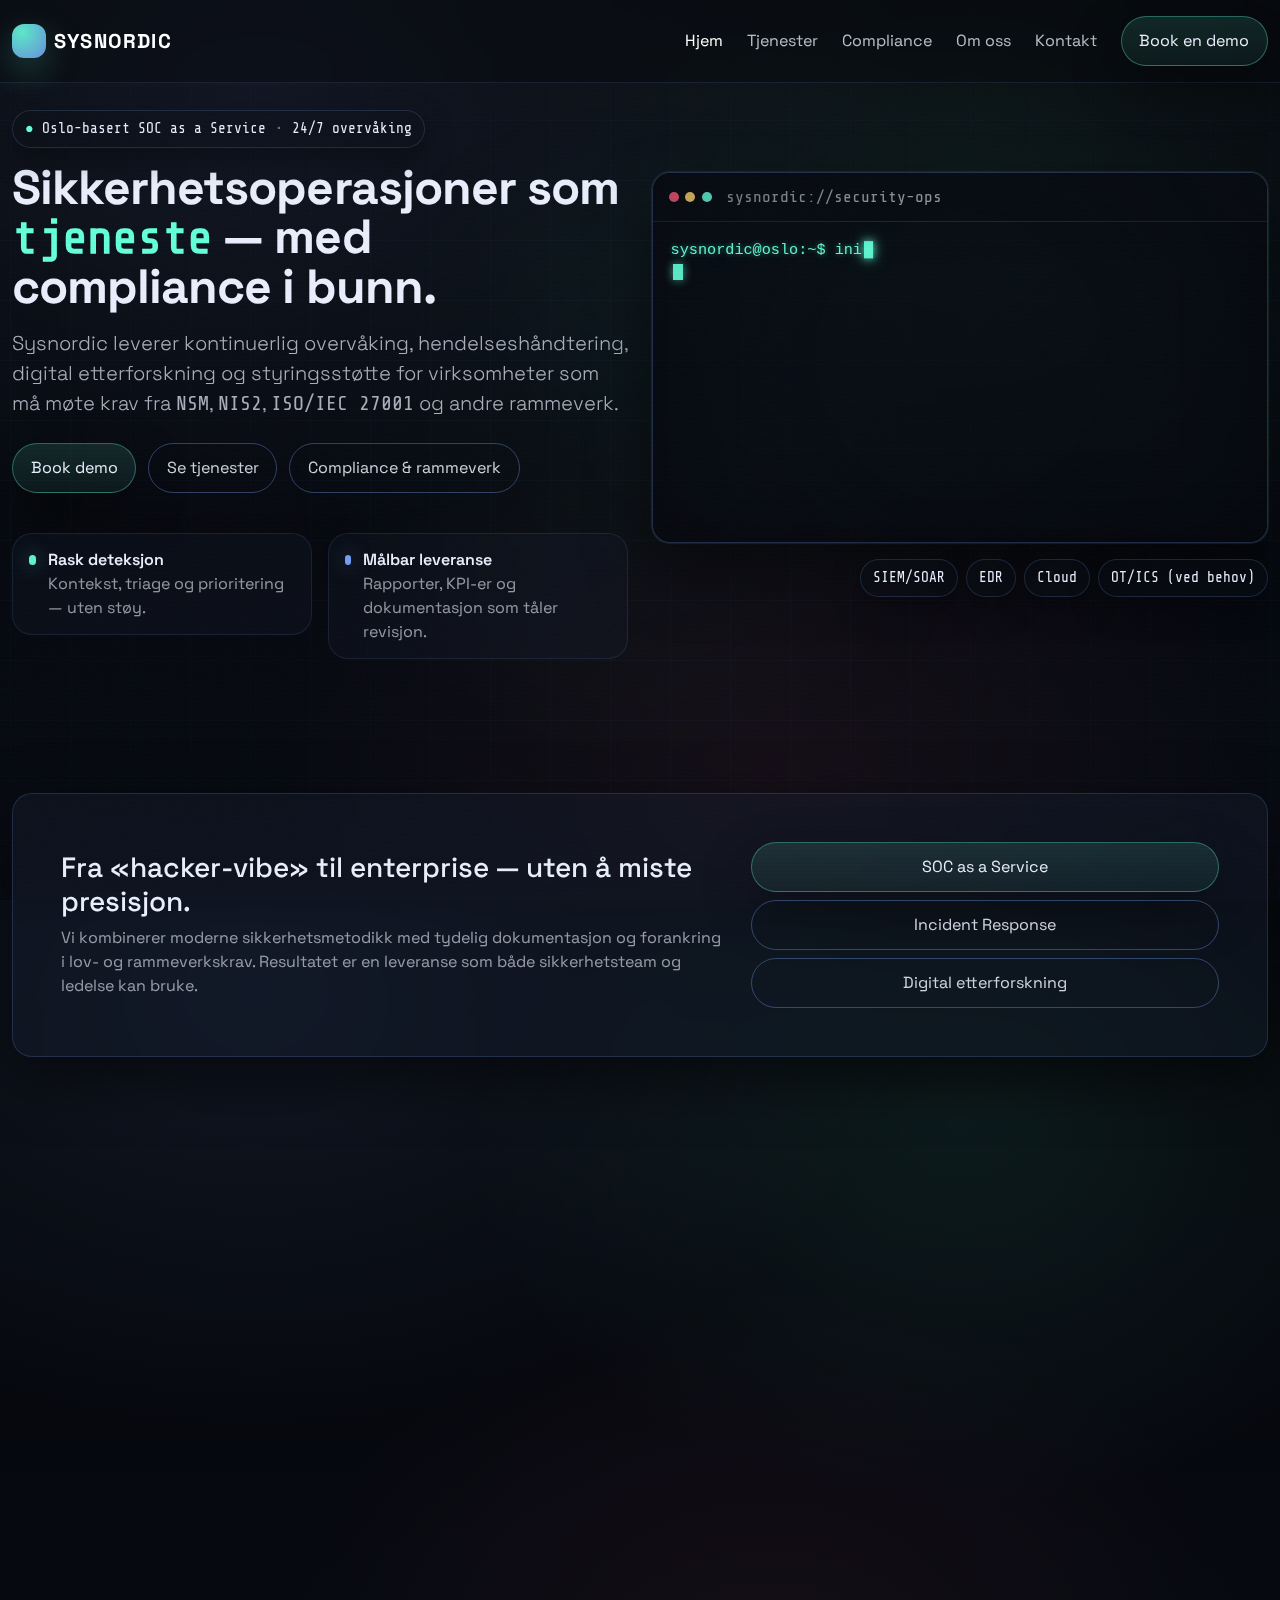
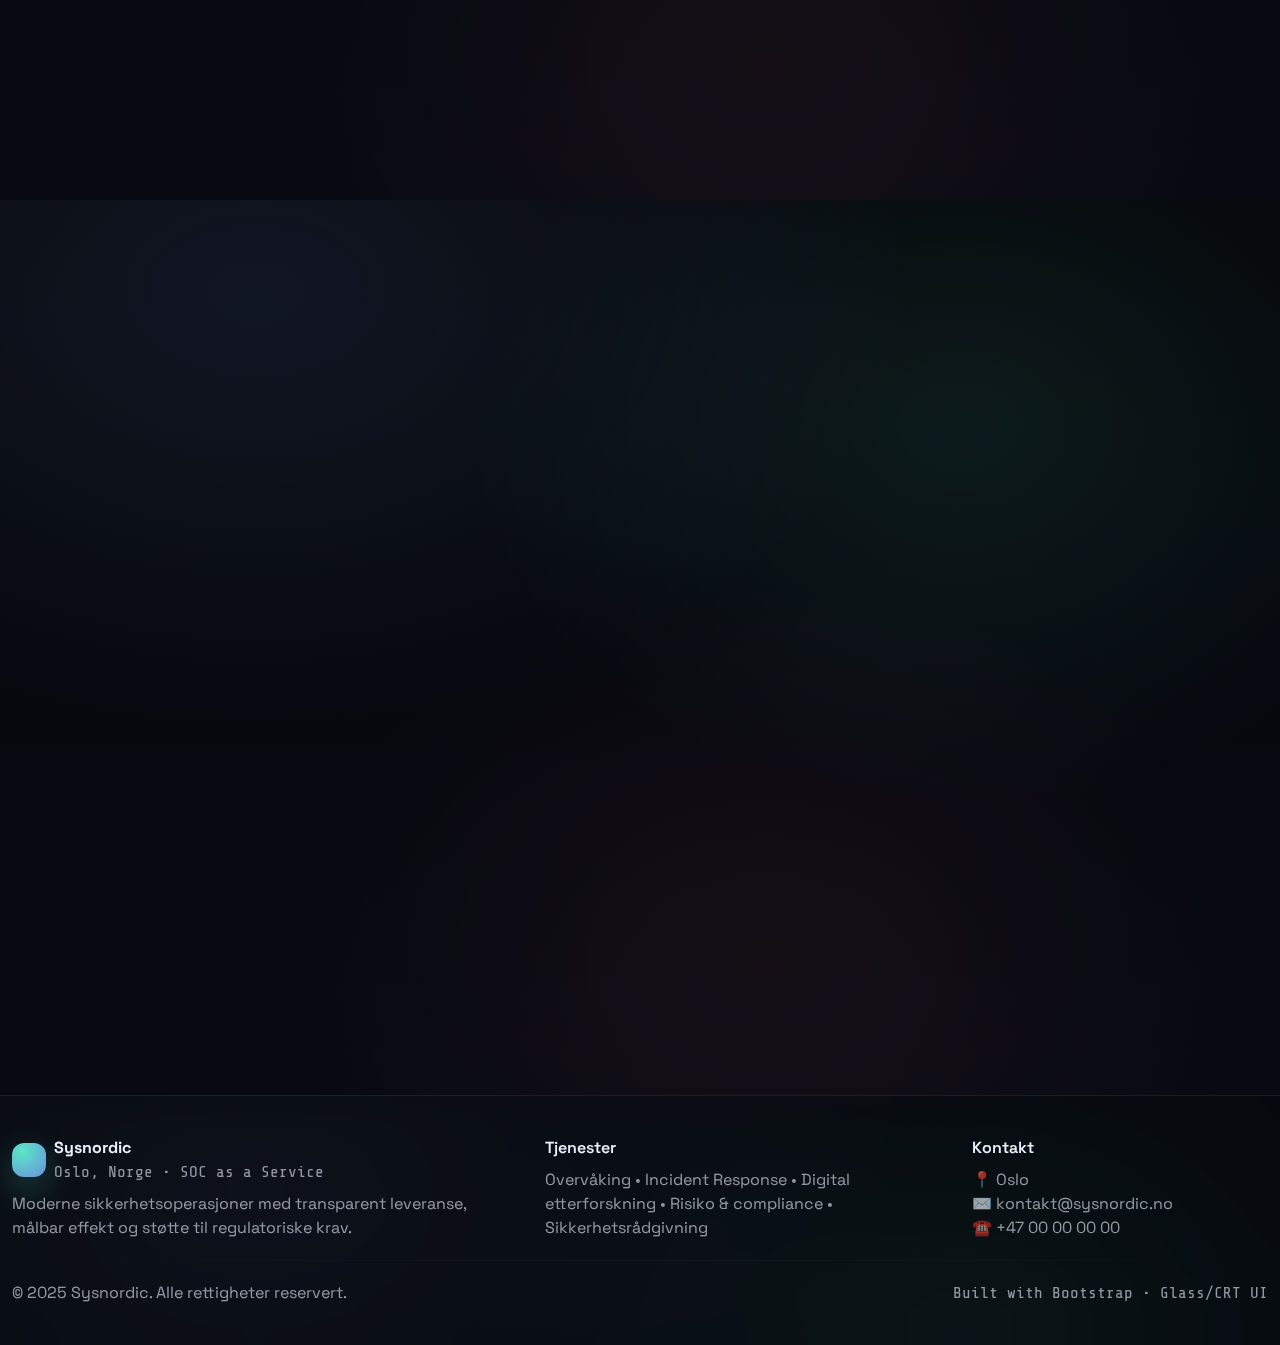
<file: index.html>
<!doctype html>
<html lang="no">
<head>
  <meta charset="utf-8" />
  <meta name="viewport" content="width=device-width,initial-scale=1" />
  <meta name="theme-color" content="#05060a" />
  <title>Sysnordic — SOC as a Service i Oslo</title>
  <meta name="description" content="Sysnordic leverer SOC as a Service: overvåking, incident response, digital etterforskning og compliance for norske virksomheter." />
  <link rel="preconnect" href="https://fonts.googleapis.com">
  <link rel="preconnect" href="https://fonts.gstatic.com" crossorigin>
  <link href="https://fonts.googleapis.com/css2?family=Share+Tech+Mono&family=Space+Grotesk:wght@400;500;600;700;800&display=swap" rel="stylesheet">
  <link href="https://cdn.jsdelivr.net/npm/bootstrap@5.3.3/dist/css/bootstrap.min.css" rel="stylesheet">
  <link href="assets/css/styles.css" rel="stylesheet">
</head>
<body>
  <div id="bg-grid" aria-hidden="true"></div>
  <div class="crt-overlay" aria-hidden="true"></div>
  <div class="noise" aria-hidden="true"></div>

  <nav class="navbar navbar-expand-lg navbar-dark fixed-top">
    <div class="container-xxl py-2">
      <a class="navbar-brand d-flex align-items-center gap-2" href="index.html">
        <span class="brand-mark" aria-hidden="true"></span>
        <span>SYSNORDIC</span>
      </a>
      <button class="navbar-toggler" type="button" data-bs-toggle="collapse" data-bs-target="#navMain" aria-controls="navMain" aria-expanded="false" aria-label="Åpne meny">
        <span class="navbar-toggler-icon"></span>
      </button>
      <div class="collapse navbar-collapse" id="navMain">
        <ul class="navbar-nav ms-auto align-items-lg-center gap-lg-2">
          <li class="nav-item"><a class="nav-link active" href="index.html">Hjem</a></li>
          <li class="nav-item"><a class="nav-link " href="tjenester.html">Tjenester</a></li>
          <li class="nav-item"><a class="nav-link " href="compliance.html">Compliance</a></li>
          <li class="nav-item"><a class="nav-link " href="om-oss.html">Om oss</a></li>
          <li class="nav-item"><a class="nav-link " href="kontakt.html">Kontakt</a></li>
          <li class="nav-item ms-lg-2">
            <a class="btn btn-glow" href="kontakt.html#demo">Book en demo</a>
          </li>
        </ul>
      </div>
    </div>
  </nav>

  <main class="container-xxl" style="position:relative; z-index:1;">
    
<section class="hero">
  <div class="row g-4 align-items-center">
    <div class="col-lg-6 reveal">
      <div class="badge-pill mono mb-3">
        <span style="color:var(--accent)">●</span>
        Oslo-basert SOC as a Service
        <span class="text-secondary">•</span>
        24/7 overvåking
      </div>

      <h1 class="display-5">
        Sikkerhetsoperasjoner som
        <span class="mono" style="color:var(--accent)">tjeneste</span>
        — med compliance i bunn.
      </h1>

      <p class="lead mt-3">
        Sysnordic leverer kontinuerlig overvåking, hendelseshåndtering, digital etterforskning og styringsstøtte
        for virksomheter som må møte krav fra <span class="mono">NSM</span>, <span class="mono">NIS2</span>,
        <span class="mono">ISO/IEC 27001</span> og andre rammeverk.
      </p>

      <div class="hero-cta mt-4">
        <a class="btn btn-glow" href="kontakt.html#demo">Book demo</a>
        <a class="btn btn-outline-ice" href="tjenester.html">Se tjenester</a>
        <a class="btn btn-outline-ice" href="compliance.html">Compliance & rammeverk</a>
      </div>

      <div class="row g-3 mt-4">
        <div class="col-md-6">
          <div class="glass-soft kpi">
            <span class="dot"></span>
            <div>
              <div class="fw-semibold">Rask deteksjon</div>
              <div class="small-muted">Kontekst, triage og prioritering — uten støy.</div>
            </div>
          </div>
        </div>
        <div class="col-md-6">
          <div class="glass-soft kpi">
            <span class="dot" style="background:rgba(122,167,255,.95); box-shadow:0 0 20px rgba(122,167,255,.5)"></span>
            <div>
              <div class="fw-semibold">Målbar leveranse</div>
              <div class="small-muted">Rapporter, KPI-er og dokumentasjon som tåler revisjon.</div>
            </div>
          </div>
        </div>
      </div>
    </div>

    <div class="col-lg-6 reveal">
      <div class="terminal">
        <div class="bar">
          <span class="dot-red"></span><span class="dot-yellow"></span><span class="dot-green"></span>
          <span class="ms-2 small-muted mono">sysnordic://security-ops</span>
        </div>
        <pre class="mono"><code id="terminalText"></code><span class="cursor" aria-hidden="true"></span></pre>
      </div>

      <div class="d-flex flex-wrap gap-2 mt-3 justify-content-end">
        <span class="badge-pill mono">SIEM/SOAR</span>
        <span class="badge-pill mono">EDR</span>
        <span class="badge-pill mono">Cloud</span>
        <span class="badge-pill mono">OT/ICS (ved behov)</span>
      </div>
    </div>
  </div>
</section>

<section class="section-sm">
  <div class="glass p-4 p-lg-5 reveal">
    <div class="row g-4 align-items-center">
      <div class="col-lg-7">
        <h2 class="h3 mb-2">Fra «hacker-vibe» til enterprise — uten å miste presisjon.</h2>
        <p class="small-muted mb-0">
          Vi kombinerer moderne sikkerhetsmetodikk med tydelig dokumentasjon og forankring i lov- og rammeverkskrav.
          Resultatet er en leveranse som både sikkerhetsteam og ledelse kan bruke.
        </p>
      </div>
      <div class="col-lg-5">
        <div class="d-grid gap-2">
          <a class="btn btn-glow" href="tjenester.html#soc">SOC as a Service</a>
          <a class="btn btn-outline-ice" href="tjenester.html#ir">Incident Response</a>
          <a class="btn btn-outline-ice" href="tjenester.html#forensics">Digital etterforskning</a>
        </div>
      </div>
    </div>
  </div>
</section>

<section class="section" id="kjerne">
  <div class="row g-4">
    <div class="col-lg-4 reveal">
      <div class="glass feature-card">
        <div class="d-flex align-items-center gap-3 mb-2">
          <div class="card-icon">🛰️</div>
          <div>
            <div class="fw-semibold">Overvåking & deteksjon</div>
            <div class="small-muted mono">24/7 • triage • hunting</div>
          </div>
        </div>
        <p class="small-muted mb-0">
          Kontinuerlig overvåking med tydelig prioritering. Vi skiller signal fra støy og gir konkrete anbefalinger.
        </p>
      </div>
    </div>

    <div class="col-lg-4 reveal">
      <div class="glass feature-card">
        <div class="d-flex align-items-center gap-3 mb-2">
          <div class="card-icon">🧯</div>
          <div>
            <div class="fw-semibold">Hendelseshåndtering</div>
            <div class="small-muted mono">IR • beredskap • runbooks</div>
          </div>
        </div>
        <p class="small-muted mb-0">
          Fra første varsling til gjenoppretting: avgrensning, eradikering, læring og forbedring av beredskap.
        </p>
      </div>
    </div>

    <div class="col-lg-4 reveal">
      <div class="glass feature-card">
        <div class="d-flex align-items-center gap-3 mb-2">
          <div class="card-icon">🔎</div>
          <div>
            <div class="fw-semibold">Digital forensics</div>
            <div class="small-muted mono">beviskjede • analyse • rapport</div>
          </div>
        </div>
        <p class="small-muted mb-0">
          Strukturert innsamling og analyse med fokus på sporbarhet og dokumentasjon — relevant for revisjon og sak.
        </p>
      </div>
    </div>
  </div>

  <div class="row g-4 mt-1">
    <div class="col-lg-6 reveal">
      <div class="glass feature-card">
        <div class="d-flex align-items-center gap-3 mb-2">
          <div class="card-icon">📜</div>
          <div>
            <div class="fw-semibold">Compliance & styring</div>
            <div class="small-muted mono">NSM • NIS2 • ISO 27001</div>
          </div>
        </div>
        <p class="small-muted mb-0">
          Vi kobler sikkerhetstiltak til krav og kontrollmål, og leverer sporbar dokumentasjon som støtter revisjon.
        </p>
      </div>
    </div>

    <div class="col-lg-6 reveal">
      <div class="glass feature-card">
        <div class="d-flex align-items-center gap-3 mb-2">
          <div class="card-icon">🧩</div>
          <div>
            <div class="fw-semibold">Integrasjon & forbedring</div>
            <div class="small-muted mono">SIEM • SOAR • EDR • sky</div>
          </div>
        </div>
        <p class="small-muted mb-0">
          Vi møter dere der dere er: verktøy, logger og prosesser — og bygger stegvis modenhet uten å bremse drift.
        </p>
      </div>
    </div>
  </div>
</section>

<section class="section-sm">
  <div class="row g-4 align-items-stretch">
    <div class="col-lg-6 reveal">
      <div class="glass p-4 p-lg-5 h-100">
        <h2 class="h4 mb-2">Hvordan leveransen fungerer</h2>
        <p class="small-muted">
          Standardisert, men tilpasset: vi etablerer grunnmur, kobler på datakilder, og setter opp playbooks.
          Deretter jobber vi kontinuerlig med forbedring og rapportering.
        </p>

        <div class="timeline mono small">
          <div class="t-item">
            <div class="fw-semibold">01 — Onboarding</div>
            <div class="small-muted">Tilgang, logging, datakilder, avklarte roller og eskaleringsløp.</div>
          </div>
          <div class="t-item">
            <div class="fw-semibold">02 — Deteksjon & respons</div>
            <div class="small-muted">Regler, triage, IR-runbooks og hendelseshåndtering.</div>
          </div>
          <div class="t-item">
            <div class="fw-semibold">03 — Compliance & rapportering</div>
            <div class="small-muted">Kontroller, evidens, KPI-er, revisjonsklar dokumentasjon.</div>
          </div>
          <div class="t-item">
            <div class="fw-semibold">04 — Kontinuerlig forbedring</div>
            <div class="small-muted">Threat hunting, læring etter hendelser, hardening og modenhet.</div>
          </div>
        </div>

      </div>
    </div>

    <div class="col-lg-6 reveal">
      <div class="glass p-4 p-lg-5 h-100">
        <h2 class="h4 mb-2">Typiske leveranseområder</h2>
        <p class="small-muted">
          Vi dekker både operativt og styringsmessig behov — fra «få kontroll på loggene» til revisjonsmodenhet.
        </p>

        <div class="row g-3">
          <div class="col-md-6">
            <div class="glass-soft p-3 h-100">
              <div class="fw-semibold">Ledelsesrapportering</div>
              <div class="small-muted">Risiko, trender, hendelser og tiltak.</div>
            </div>
          </div>
          <div class="col-md-6">
            <div class="glass-soft p-3 h-100">
              <div class="fw-semibold">Beredskap</div>
              <div class="small-muted">Roller, øvelser, runbooks og responsplaner.</div>
            </div>
          </div>
          <div class="col-md-6">
            <div class="glass-soft p-3 h-100">
              <div class="fw-semibold">Teknisk sikkerhet</div>
              <div class="small-muted">EDR, SIEM, logging, hardening.</div>
            </div>
          </div>
          <div class="col-md-6">
            <div class="glass-soft p-3 h-100">
              <div class="fw-semibold">Revisjonsstøtte</div>
              <div class="small-muted">Evidens og kontrollmapping.</div>
            </div>
          </div>
        </div>

        <hr class="hr-soft">
        <div class="d-flex flex-wrap gap-2">
          <span class="badge-pill mono">Dataminimering</span>
          <span class="badge-pill mono">Sporbarhet</span>
          <span class="badge-pill mono">Zero Trust</span>
          <span class="badge-pill mono">Least privilege</span>
        </div>
      </div>
    </div>
  </div>
</section>

<section class="section-sm">
  <div class="glass p-4 p-lg-5 reveal">
    <div class="row g-4 align-items-center">
      <div class="col-lg-7">
        <h2 class="h4 mb-2">Klar for en moden SOC-leveranse?</h2>
        <p class="small-muted mb-0">
          Vi starter gjerne med en kort avklaring (30 min) og skisserer anbefalt leveranse, datakilder og forventet effekt.
        </p>
      </div>
      <div class="col-lg-5 d-flex justify-content-lg-end gap-2 flex-wrap">
        <a class="btn btn-glow" href="kontakt.html#demo">Book demo</a>
        <a class="btn btn-outline-ice" href="kontakt.html">Kontakt oss</a>
      </div>
    </div>
  </div>
</section>

  </main>

  <footer class="footer mt-5">
    <div class="container-xxl">
      <div class="row g-4 align-items-start">
        <div class="col-lg-5">
          <div class="d-flex align-items-center gap-2 mb-2">
            <span class="brand-mark" aria-hidden="true"></span>
            <div>
              <div class="fw-bold">Sysnordic</div>
              <div class="small-muted mono">Oslo, Norge • SOC as a Service</div>
            </div>
          </div>
          <p class="small-muted mb-0">
            Moderne sikkerhetsoperasjoner med transparent leveranse, målbar effekt og støtte til regulatoriske krav.
          </p>
        </div>
        <div class="col-lg-4">
          <div class="fw-semibold mb-2">Tjenester</div>
          <div class="small-muted">
            Overvåking • Incident Response • Digital etterforskning • Risiko & compliance • Sikkerhetsrådgivning
          </div>
        </div>
        <div class="col-lg-3">
          <div class="fw-semibold mb-2">Kontakt</div>
          <div class="small-muted">
            <div>📍 Oslo</div>
            <div>✉️ kontakt@sysnordic.no</div>
            <div>☎️ +47 00 00 00 00</div>
          </div>
        </div>
      </div>
      <hr class="hr-soft">
      <div class="d-flex flex-wrap justify-content-between gap-2 small-muted">
        <div>© 2025 Sysnordic. Alle rettigheter reservert.</div>
        <div class="mono">Built with Bootstrap • Glass/CRT UI</div>
      </div>
    </div>
  </footer>

  <script src="https://cdn.jsdelivr.net/npm/bootstrap@5.3.3/dist/js/bootstrap.bundle.min.js"></script>
  <script src="assets/js/main.js"></script>
</body>
</html>
</file>
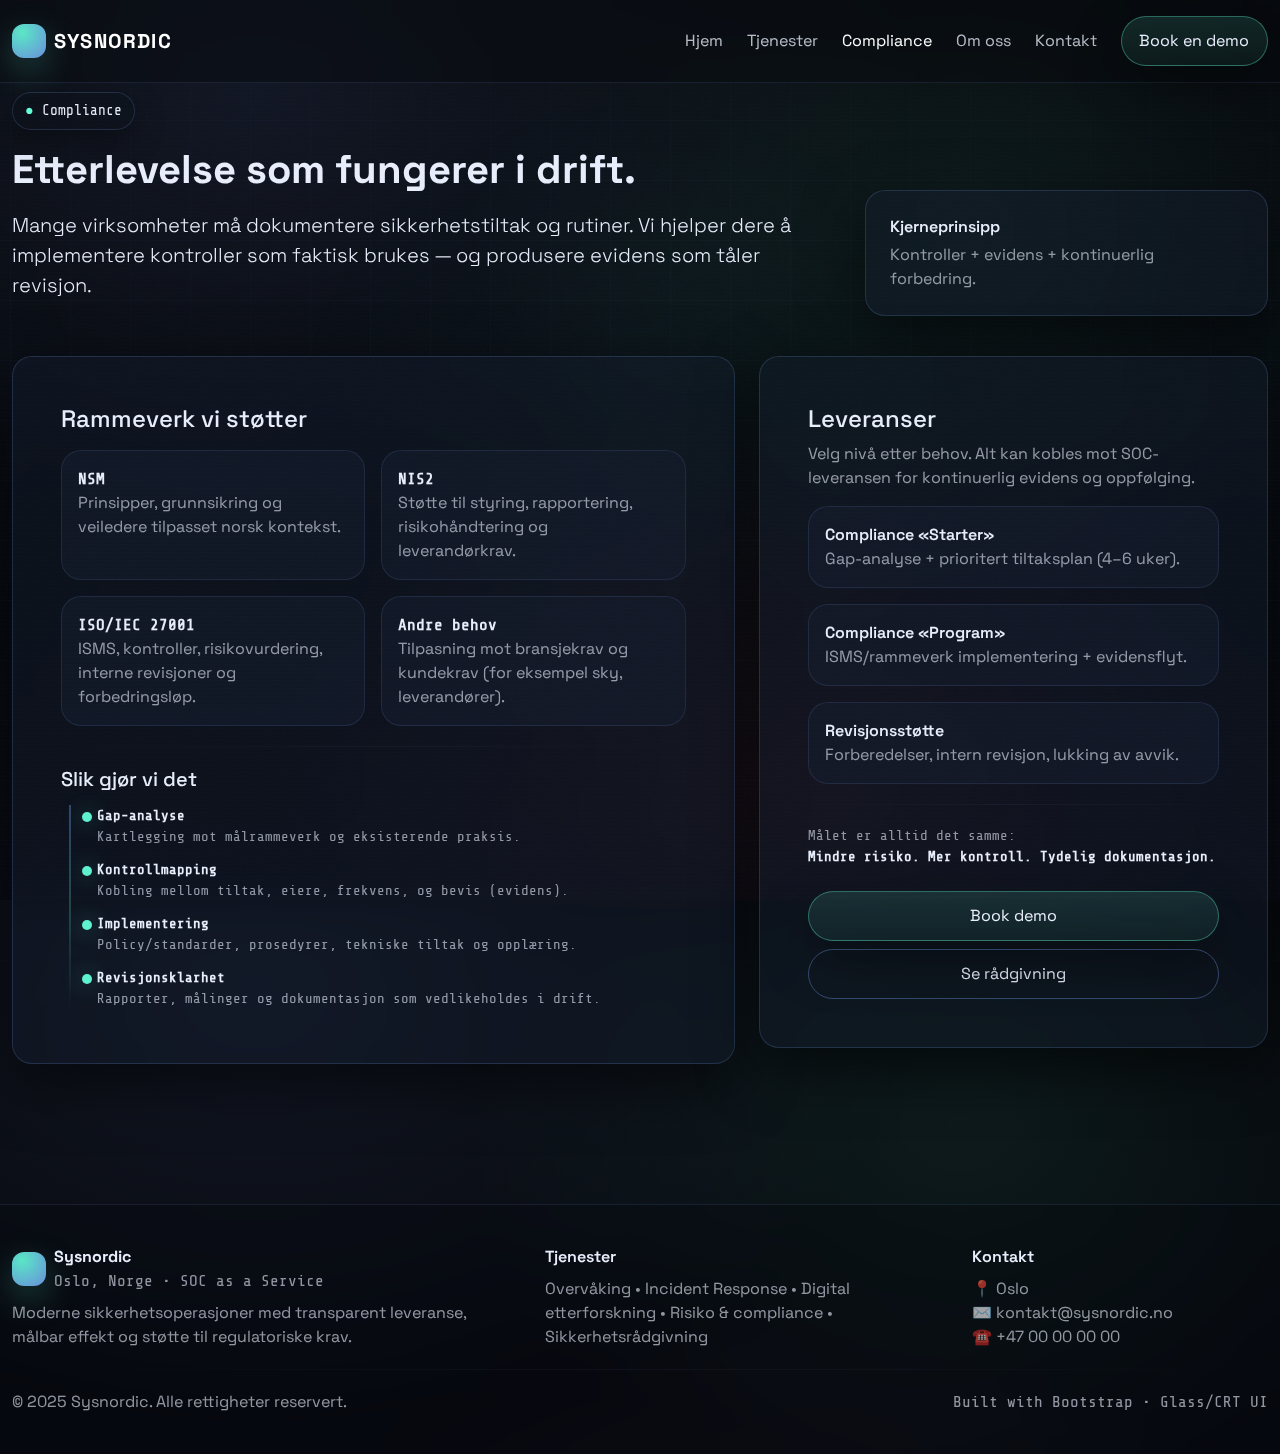
<file: compliance.html>
<!doctype html>
<html lang="no">
<head>
  <meta charset="utf-8" />
  <meta name="viewport" content="width=device-width,initial-scale=1" />
  <meta name="theme-color" content="#05060a" />
  <title>Sysnordic — Compliance (NSM, NIS2, ISO 27001)</title>
  <meta name="description" content="Sysnordic leverer SOC as a Service: overvåking, incident response, digital etterforskning og compliance for norske virksomheter." />
  <link rel="preconnect" href="https://fonts.googleapis.com">
  <link rel="preconnect" href="https://fonts.gstatic.com" crossorigin>
  <link href="https://fonts.googleapis.com/css2?family=Share+Tech+Mono&family=Space+Grotesk:wght@400;500;600;700;800&family=Orbitron:wght@400;500;600;700;800;900&display=swap" rel="stylesheet">
  <link href="https://cdn.jsdelivr.net/npm/bootstrap@5.3.3/dist/css/bootstrap.min.css" rel="stylesheet">
  <link href="assets/css/styles.css" rel="stylesheet">
</head>
<body>
  <div id="bg-grid" aria-hidden="true"></div>
  <div class="crt-overlay" aria-hidden="true"></div>
  <div class="noise" aria-hidden="true"></div>

  <nav class="navbar navbar-expand-lg navbar-dark fixed-top">
    <div class="container-xxl py-2">
      <a class="navbar-brand d-flex align-items-center gap-2" href="index.html">
        <span class="brand-mark" aria-hidden="true"></span>
        <span>SYSNORDIC</span>
      </a>
      <button class="navbar-toggler" type="button" data-bs-toggle="collapse" data-bs-target="#navMain" aria-controls="navMain" aria-expanded="false" aria-label="Åpne meny">
        <span class="navbar-toggler-icon"></span>
      </button>
      <div class="collapse navbar-collapse" id="navMain">
        <ul class="navbar-nav ms-auto align-items-lg-center gap-lg-2">
          <li class="nav-item"><a class="nav-link " href="index.html">Hjem</a></li>
          <li class="nav-item"><a class="nav-link " href="tjenester.html">Tjenester</a></li>
          <li class="nav-item"><a class="nav-link active" href="compliance.html">Compliance</a></li>
          <li class="nav-item"><a class="nav-link " href="om-oss.html">Om oss</a></li>
          <li class="nav-item"><a class="nav-link " href="kontakt.html">Kontakt</a></li>
          <li class="nav-item ms-lg-2">
            <a class="btn btn-glow" href="kontakt.html#demo">Book en demo</a>
          </li>
        </ul>
      </div>
    </div>
  </nav>

  <main class="container-xxl" style="position:relative; z-index:1;">
    
<section class="section">
  <div class="row g-4 align-items-end">
    <div class="col-lg-8 reveal">
      <div class="badge-pill mono mb-3"><span style="color:var(--accent)">●</span> Compliance</div>
      <h1 class="display-6 fw-bold">Etterlevelse som fungerer i drift.</h1>
      <p class="lead mt-3">
        Mange virksomheter må dokumentere sikkerhetstiltak og rutiner. Vi hjelper dere å implementere kontroller som
        faktisk brukes — og produsere evidens som tåler revisjon.
      </p>
    </div>
    <div class="col-lg-4 reveal">
      <div class="glass p-3 p-lg-4">
        <div class="fw-semibold">Kjerneprinsipp</div>
        <div class="small-muted mt-1">Kontroller + evidens + kontinuerlig forbedring.</div>
      </div>
    </div>
  </div>

  <div class="row g-4 mt-3">
    <div class="col-lg-7 reveal">
      <div class="glass p-4 p-lg-5">
        <h2 class="h4 mb-3">Rammeverk vi støtter</h2>
        <div class="row g-3">
          <div class="col-md-6">
            <div class="glass-soft p-3 h-100">
              <div class="fw-semibold mono">NSM</div>
              <div class="small-muted">Prinsipper, grunnsikring og veiledere tilpasset norsk kontekst.</div>
            </div>
          </div>
          <div class="col-md-6">
            <div class="glass-soft p-3 h-100">
              <div class="fw-semibold mono">NIS2</div>
              <div class="small-muted">Støtte til styring, rapportering, risikohåndtering og leverandørkrav.</div>
            </div>
          </div>
          <div class="col-md-6">
            <div class="glass-soft p-3 h-100">
              <div class="fw-semibold mono">ISO/IEC 27001</div>
              <div class="small-muted">ISMS, kontroller, risikovurdering, interne revisjoner og forbedringsløp.</div>
            </div>
          </div>
          <div class="col-md-6">
            <div class="glass-soft p-3 h-100">
              <div class="fw-semibold mono">Andre behov</div>
              <div class="small-muted">Tilpasning mot bransjekrav og kundekrav (for eksempel sky, leverandører).</div>
            </div>
          </div>
        </div>

        <hr class="hr-soft">

        <h3 class="h5">Slik gjør vi det</h3>
        <div class="timeline mono small">
          <div class="t-item">
            <div class="fw-semibold">Gap-analyse</div>
            <div class="small-muted">Kartlegging mot målrammeverk og eksisterende praksis.</div>
          </div>
          <div class="t-item">
            <div class="fw-semibold">Kontrollmapping</div>
            <div class="small-muted">Kobling mellom tiltak, eiere, frekvens, og bevis (evidens).</div>
          </div>
          <div class="t-item">
            <div class="fw-semibold">Implementering</div>
            <div class="small-muted">Policy/standarder, prosedyrer, tekniske tiltak og opplæring.</div>
          </div>
          <div class="t-item">
            <div class="fw-semibold">Revisjonsklarhet</div>
            <div class="small-muted">Rapporter, målinger og dokumentasjon som vedlikeholdes i drift.</div>
          </div>
        </div>
      </div>
    </div>

    <div class="col-lg-5 reveal">
      <div class="glass p-4 p-lg-5">
        <h2 class="h4">Leveranser</h2>
        <p class="small-muted">
          Velg nivå etter behov. Alt kan kobles mot SOC-leveransen for kontinuerlig evidens og oppfølging.
        </p>

        <div class="glass-soft p-3 mb-3">
          <div class="fw-semibold">Compliance «Starter»</div>
          <div class="small-muted">Gap-analyse + prioritert tiltaksplan (4–6 uker).</div>
        </div>
        <div class="glass-soft p-3 mb-3">
          <div class="fw-semibold">Compliance «Program»</div>
          <div class="small-muted">ISMS/rammeverk implementering + evidensflyt.</div>
        </div>
        <div class="glass-soft p-3">
          <div class="fw-semibold">Revisjonsstøtte</div>
          <div class="small-muted">Forberedelser, intern revisjon, lukking av avvik.</div>
        </div>

        <hr class="hr-soft">
        <div class="mono small">
          <div class="small-muted">Målet er alltid det samme:</div>
          <div class="fw-semibold">Mindre risiko. Mer kontroll. Tydelig dokumentasjon.</div>
        </div>

        <div class="d-grid gap-2 mt-4">
          <a class="btn btn-glow" href="kontakt.html#demo">Book demo</a>
          <a class="btn btn-outline-ice" href="tjenester.html#styring">Se rådgivning</a>
        </div>
      </div>
    </div>
  </div>
</section>

  </main>

  <footer class="footer mt-5">
    <div class="container-xxl">
      <div class="row g-4 align-items-start">
        <div class="col-lg-5">
          <div class="d-flex align-items-center gap-2 mb-2">
            <span class="brand-mark" aria-hidden="true"></span>
            <div>
              <div class="fw-bold">Sysnordic</div>
              <div class="small-muted mono">Oslo, Norge • SOC as a Service</div>
            </div>
          </div>
          <p class="small-muted mb-0">
            Moderne sikkerhetsoperasjoner med transparent leveranse, målbar effekt og støtte til regulatoriske krav.
          </p>
        </div>
        <div class="col-lg-4">
          <div class="fw-semibold mb-2">Tjenester</div>
          <div class="small-muted">
            Overvåking • Incident Response • Digital etterforskning • Risiko & compliance • Sikkerhetsrådgivning
          </div>
        </div>
        <div class="col-lg-3">
          <div class="fw-semibold mb-2">Kontakt</div>
          <div class="small-muted">
            <div>📍 Oslo</div>
            <div>✉️ kontakt@sysnordic.no</div>
            <div>☎️ +47 00 00 00 00</div>
          </div>
        </div>
      </div>
      <hr class="hr-soft">
      <div class="d-flex flex-wrap justify-content-between gap-2 small-muted">
        <div>© 2025 Sysnordic. Alle rettigheter reservert.</div>
        <div class="mono">Built with Bootstrap • Glass/CRT UI</div>
      </div>
    </div>
  </footer>

  <script src="https://cdn.jsdelivr.net/npm/bootstrap@5.3.3/dist/js/bootstrap.bundle.min.js"></script>
  <script src="assets/js/main.js"></script>
</body>
</html>
</file>
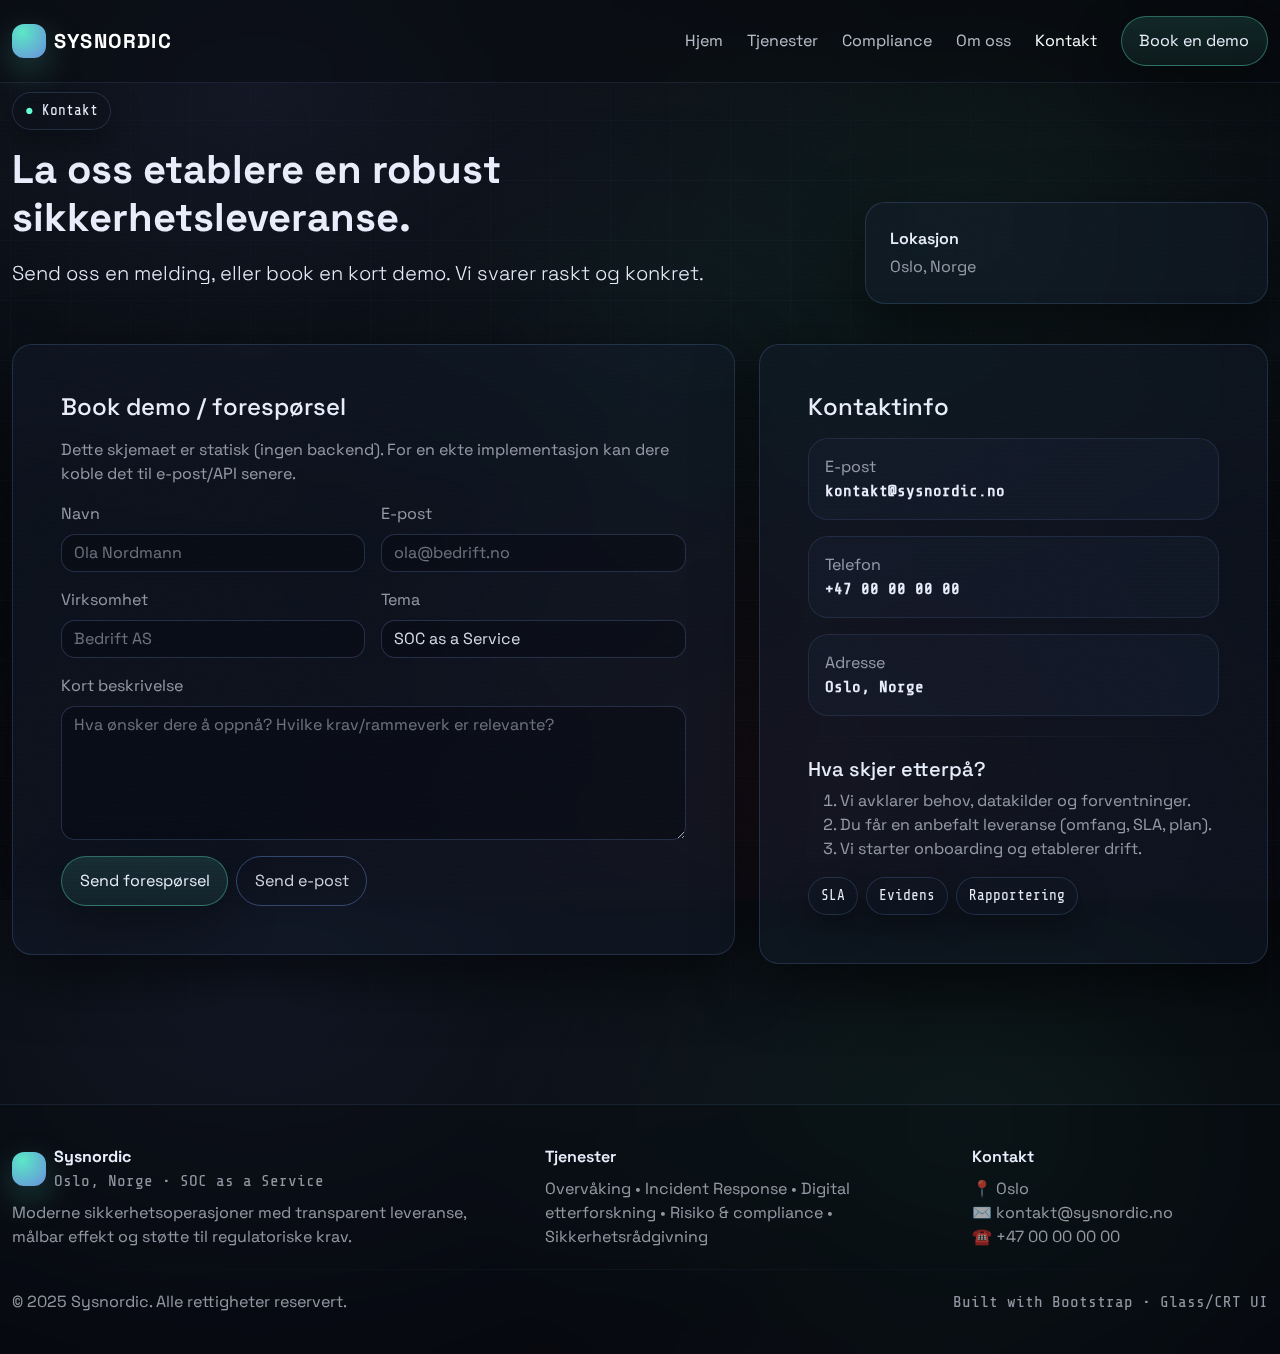
<file: kontakt.html>
<!doctype html>
<html lang="no">
<head>
  <meta charset="utf-8" />
  <meta name="viewport" content="width=device-width,initial-scale=1" />
  <meta name="theme-color" content="#05060a" />
  <title>Sysnordic — Kontakt</title>
  <meta name="description" content="Sysnordic leverer SOC as a Service: overvåking, incident response, digital etterforskning og compliance for norske virksomheter." />
  <link rel="preconnect" href="https://fonts.googleapis.com">
  <link rel="preconnect" href="https://fonts.gstatic.com" crossorigin>
  <link href="https://fonts.googleapis.com/css2?family=Share+Tech+Mono&family=Space+Grotesk:wght@400;500;600;700;800&family=Orbitron:wght@400;500;600;700;800;900&display=swap" rel="stylesheet">
  <link href="https://cdn.jsdelivr.net/npm/bootstrap@5.3.3/dist/css/bootstrap.min.css" rel="stylesheet">
  <link href="assets/css/styles.css" rel="stylesheet">
</head>
<body>
  <div id="bg-grid" aria-hidden="true"></div>
  <div class="crt-overlay" aria-hidden="true"></div>
  <div class="noise" aria-hidden="true"></div>

  <nav class="navbar navbar-expand-lg navbar-dark fixed-top">
    <div class="container-xxl py-2">
      <a class="navbar-brand d-flex align-items-center gap-2" href="index.html">
        <span class="brand-mark" aria-hidden="true"></span>
        <span>SYSNORDIC</span>
      </a>
      <button class="navbar-toggler" type="button" data-bs-toggle="collapse" data-bs-target="#navMain" aria-controls="navMain" aria-expanded="false" aria-label="Åpne meny">
        <span class="navbar-toggler-icon"></span>
      </button>
      <div class="collapse navbar-collapse" id="navMain">
        <ul class="navbar-nav ms-auto align-items-lg-center gap-lg-2">
          <li class="nav-item"><a class="nav-link " href="index.html">Hjem</a></li>
          <li class="nav-item"><a class="nav-link " href="tjenester.html">Tjenester</a></li>
          <li class="nav-item"><a class="nav-link " href="compliance.html">Compliance</a></li>
          <li class="nav-item"><a class="nav-link " href="om-oss.html">Om oss</a></li>
          <li class="nav-item"><a class="nav-link active" href="kontakt.html">Kontakt</a></li>
          <li class="nav-item ms-lg-2">
            <a class="btn btn-glow" href="kontakt.html#demo">Book en demo</a>
          </li>
        </ul>
      </div>
    </div>
  </nav>

  <main class="container-xxl" style="position:relative; z-index:1;">
    
<section class="section">
  <div class="row g-4 align-items-end">
    <div class="col-lg-8 reveal">
      <div class="badge-pill mono mb-3"><span style="color:var(--accent)">●</span> Kontakt</div>
      <h1 class="display-6 fw-bold">La oss etablere en robust sikkerhetsleveranse.</h1>
      <p class="lead mt-3">
        Send oss en melding, eller book en kort demo. Vi svarer raskt og konkret.
      </p>
    </div>
    <div class="col-lg-4 reveal">
      <div class="glass p-3 p-lg-4">
        <div class="fw-semibold">Lokasjon</div>
        <div class="small-muted mt-1">Oslo, Norge</div>
      </div>
    </div>
  </div>

  <div class="row g-4 mt-3">
    <div class="col-lg-7 reveal">
      <div class="glass p-4 p-lg-5" id="demo">
        <h2 class="h4 mb-3">Book demo / forespørsel</h2>
        <p class="small-muted">
          Dette skjemaet er statisk (ingen backend). For en ekte implementasjon kan dere koble det til e-post/API senere.
        </p>

        <form onsubmit="event.preventDefault(); document.getElementById('formThanks').classList.remove('d-none'); this.reset();">
          <div class="row g-3">
            <div class="col-md-6">
              <label class="form-label small-muted">Navn</label>
              <input class="form-control" placeholder="Ola Nordmann" required>
            </div>
            <div class="col-md-6">
              <label class="form-label small-muted">E-post</label>
              <input type="email" class="form-control" placeholder="ola@bedrift.no" required>
            </div>
            <div class="col-md-6">
              <label class="form-label small-muted">Virksomhet</label>
              <input class="form-control" placeholder="Bedrift AS">
            </div>
            <div class="col-md-6">
              <label class="form-label small-muted">Tema</label>
              <select class="form-select">
                <option>SOC as a Service</option>
                <option>Incident Response</option>
                <option>Digital etterforskning</option>
                <option>Compliance (NSM / NIS2 / ISO 27001)</option>
                <option>Annet</option>
              </select>
            </div>
            <div class="col-12">
              <label class="form-label small-muted">Kort beskrivelse</label>
              <textarea class="form-control" rows="5" placeholder="Hva ønsker dere å oppnå? Hvilke krav/rammeverk er relevante?"></textarea>
            </div>
            <div class="col-12 d-flex gap-2 flex-wrap">
              <button class="btn btn-glow" type="submit">Send forespørsel</button>
              <a class="btn btn-outline-ice" href="mailto:kontakt@sysnordic.no">Send e-post</a>
            </div>
          </div>
        </form>

        <div id="formThanks" class="d-none mt-3 glass-soft p-3 mono">
          ✅ Mottatt (lokalt). For produksjon: koble skjema til e-post eller API.
        </div>
      </div>
    </div>

    <div class="col-lg-5 reveal">
      <div class="glass p-4 p-lg-5 h-100">
        <h2 class="h4 mb-3">Kontaktinfo</h2>
        <div class="glass-soft p-3 mb-3">
          <div class="small-muted">E-post</div>
          <div class="mono fw-semibold">kontakt@sysnordic.no</div>
        </div>
        <div class="glass-soft p-3 mb-3">
          <div class="small-muted">Telefon</div>
          <div class="mono fw-semibold">+47 00 00 00 00</div>
        </div>
        <div class="glass-soft p-3">
          <div class="small-muted">Adresse</div>
          <div class="mono fw-semibold">Oslo, Norge</div>
        </div>

        <hr class="hr-soft">
        <h3 class="h5">Hva skjer etterpå?</h3>
        <ol class="small-muted">
          <li>Vi avklarer behov, datakilder og forventninger.</li>
          <li>Du får en anbefalt leveranse (omfang, SLA, plan).</li>
          <li>Vi starter onboarding og etablerer drift.</li>
        </ol>

        <div class="d-flex flex-wrap gap-2">
          <span class="badge-pill mono">SLA</span>
          <span class="badge-pill mono">Evidens</span>
          <span class="badge-pill mono">Rapportering</span>
        </div>
      </div>
    </div>
  </div>
</section>

  </main>

  <footer class="footer mt-5">
    <div class="container-xxl">
      <div class="row g-4 align-items-start">
        <div class="col-lg-5">
          <div class="d-flex align-items-center gap-2 mb-2">
            <span class="brand-mark" aria-hidden="true"></span>
            <div>
              <div class="fw-bold">Sysnordic</div>
              <div class="small-muted mono">Oslo, Norge • SOC as a Service</div>
            </div>
          </div>
          <p class="small-muted mb-0">
            Moderne sikkerhetsoperasjoner med transparent leveranse, målbar effekt og støtte til regulatoriske krav.
          </p>
        </div>
        <div class="col-lg-4">
          <div class="fw-semibold mb-2">Tjenester</div>
          <div class="small-muted">
            Overvåking • Incident Response • Digital etterforskning • Risiko & compliance • Sikkerhetsrådgivning
          </div>
        </div>
        <div class="col-lg-3">
          <div class="fw-semibold mb-2">Kontakt</div>
          <div class="small-muted">
            <div>📍 Oslo</div>
            <div>✉️ kontakt@sysnordic.no</div>
            <div>☎️ +47 00 00 00 00</div>
          </div>
        </div>
      </div>
      <hr class="hr-soft">
      <div class="d-flex flex-wrap justify-content-between gap-2 small-muted">
        <div>© 2025 Sysnordic. Alle rettigheter reservert.</div>
        <div class="mono">Built with Bootstrap • Glass/CRT UI</div>
      </div>
    </div>
  </footer>

  <script src="https://cdn.jsdelivr.net/npm/bootstrap@5.3.3/dist/js/bootstrap.bundle.min.js"></script>
  <script src="assets/js/main.js"></script>
</body>
</html>
</file>
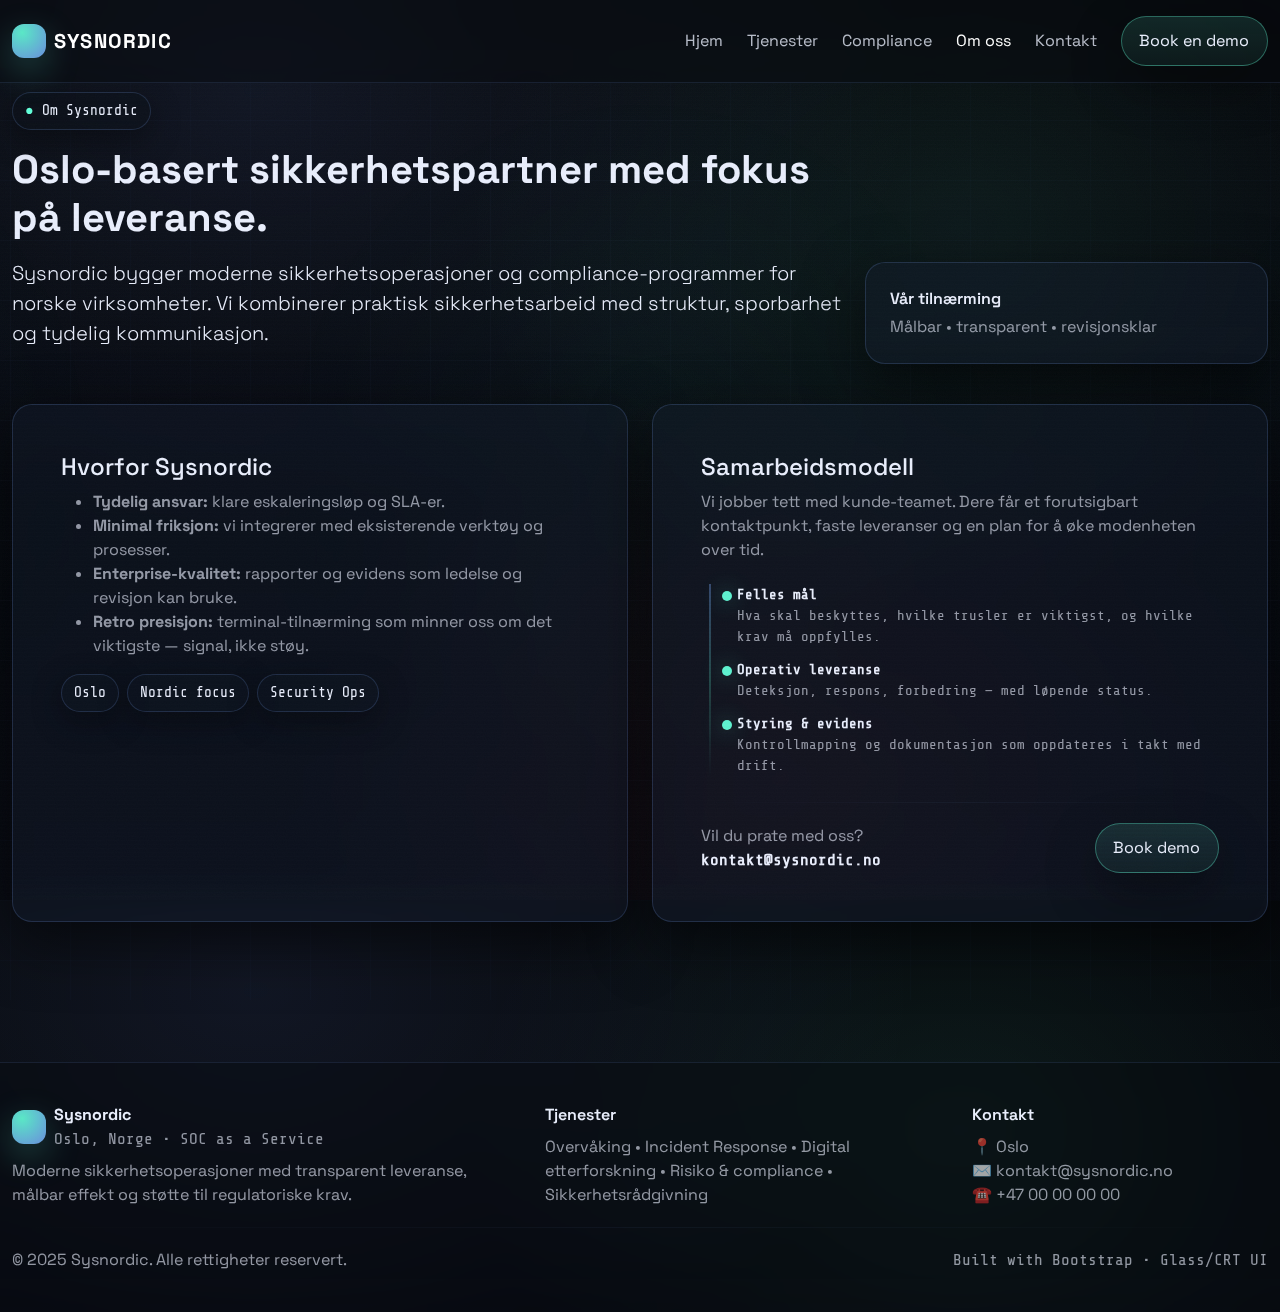
<file: om-oss.html>
<!doctype html>
<html lang="no">
<head>
  <meta charset="utf-8" />
  <meta name="viewport" content="width=device-width,initial-scale=1" />
  <meta name="theme-color" content="#05060a" />
  <title>Sysnordic — Om oss</title>
  <meta name="description" content="Sysnordic leverer SOC as a Service: overvåking, incident response, digital etterforskning og compliance for norske virksomheter." />
  <link rel="preconnect" href="https://fonts.googleapis.com">
  <link rel="preconnect" href="https://fonts.gstatic.com" crossorigin>
  <link href="https://fonts.googleapis.com/css2?family=Share+Tech+Mono&family=Space+Grotesk:wght@400;500;600;700;800&family=Orbitron:wght@400;500;600;700;800;900&display=swap" rel="stylesheet">
  <link href="https://cdn.jsdelivr.net/npm/bootstrap@5.3.3/dist/css/bootstrap.min.css" rel="stylesheet">
  <link href="assets/css/styles.css" rel="stylesheet">
</head>
<body>
  <div id="bg-grid" aria-hidden="true"></div>
  <div class="crt-overlay" aria-hidden="true"></div>
  <div class="noise" aria-hidden="true"></div>

  <nav class="navbar navbar-expand-lg navbar-dark fixed-top">
    <div class="container-xxl py-2">
      <a class="navbar-brand d-flex align-items-center gap-2" href="index.html">
        <span class="brand-mark" aria-hidden="true"></span>
        <span>SYSNORDIC</span>
      </a>
      <button class="navbar-toggler" type="button" data-bs-toggle="collapse" data-bs-target="#navMain" aria-controls="navMain" aria-expanded="false" aria-label="Åpne meny">
        <span class="navbar-toggler-icon"></span>
      </button>
      <div class="collapse navbar-collapse" id="navMain">
        <ul class="navbar-nav ms-auto align-items-lg-center gap-lg-2">
          <li class="nav-item"><a class="nav-link " href="index.html">Hjem</a></li>
          <li class="nav-item"><a class="nav-link " href="tjenester.html">Tjenester</a></li>
          <li class="nav-item"><a class="nav-link " href="compliance.html">Compliance</a></li>
          <li class="nav-item"><a class="nav-link active" href="om-oss.html">Om oss</a></li>
          <li class="nav-item"><a class="nav-link " href="kontakt.html">Kontakt</a></li>
          <li class="nav-item ms-lg-2">
            <a class="btn btn-glow" href="kontakt.html#demo">Book en demo</a>
          </li>
        </ul>
      </div>
    </div>
  </nav>

  <main class="container-xxl" style="position:relative; z-index:1;">
    
<section class="section">
  <div class="row g-4 align-items-end">
    <div class="col-lg-8 reveal">
      <div class="badge-pill mono mb-3"><span style="color:var(--accent)">●</span> Om Sysnordic</div>
      <h1 class="display-6 fw-bold">Oslo-basert sikkerhetspartner med fokus på leveranse.</h1>
      <p class="lead mt-3">
        Sysnordic bygger moderne sikkerhetsoperasjoner og compliance-programmer for norske virksomheter.
        Vi kombinerer praktisk sikkerhetsarbeid med struktur, sporbarhet og tydelig kommunikasjon.
      </p>
    </div>
    <div class="col-lg-4 reveal">
      <div class="glass p-3 p-lg-4">
        <div class="fw-semibold">Vår tilnærming</div>
        <div class="small-muted mt-1">Målbar • transparent • revisjonsklar</div>
      </div>
    </div>
  </div>

  <div class="row g-4 mt-3">
    <div class="col-lg-6 reveal">
      <div class="glass p-4 p-lg-5 h-100">
        <h2 class="h4">Hvorfor Sysnordic</h2>
        <ul class="small-muted">
          <li><b>Tydelig ansvar:</b> klare eskaleringsløp og SLA-er.</li>
          <li><b>Minimal friksjon:</b> vi integrerer med eksisterende verktøy og prosesser.</li>
          <li><b>Enterprise-kvalitet:</b> rapporter og evidens som ledelse og revisjon kan bruke.</li>
          <li><b>Retro presisjon:</b> terminal-tilnærming som minner oss om det viktigste — signal, ikke støy.</li>
        </ul>
        <div class="d-flex flex-wrap gap-2 mt-2">
          <span class="badge-pill mono">Oslo</span>
          <span class="badge-pill mono">Nordic focus</span>
          <span class="badge-pill mono">Security Ops</span>
        </div>
      </div>
    </div>

    <div class="col-lg-6 reveal">
      <div class="glass p-4 p-lg-5 h-100">
        <h2 class="h4">Samarbeidsmodell</h2>
        <p class="small-muted">
          Vi jobber tett med kunde-teamet. Dere får et forutsigbart kontaktpunkt, faste leveranser og en plan for å øke
          modenheten over tid.
        </p>
        <div class="timeline mono small">
          <div class="t-item">
            <div class="fw-semibold">Felles mål</div>
            <div class="small-muted">Hva skal beskyttes, hvilke trusler er viktigst, og hvilke krav må oppfylles.</div>
          </div>
          <div class="t-item">
            <div class="fw-semibold">Operativ leveranse</div>
            <div class="small-muted">Deteksjon, respons, forbedring — med løpende status.</div>
          </div>
          <div class="t-item">
            <div class="fw-semibold">Styring & evidens</div>
            <div class="small-muted">Kontrollmapping og dokumentasjon som oppdateres i takt med drift.</div>
          </div>
        </div>

        <hr class="hr-soft">
        <div class="d-flex justify-content-between align-items-center">
          <div>
            <div class="small-muted">Vil du prate med oss?</div>
            <div class="mono fw-semibold">kontakt@sysnordic.no</div>
          </div>
          <a class="btn btn-glow" href="kontakt.html#demo">Book demo</a>
        </div>
      </div>
    </div>
  </div>
</section>

  </main>

  <footer class="footer mt-5">
    <div class="container-xxl">
      <div class="row g-4 align-items-start">
        <div class="col-lg-5">
          <div class="d-flex align-items-center gap-2 mb-2">
            <span class="brand-mark" aria-hidden="true"></span>
            <div>
              <div class="fw-bold">Sysnordic</div>
              <div class="small-muted mono">Oslo, Norge • SOC as a Service</div>
            </div>
          </div>
          <p class="small-muted mb-0">
            Moderne sikkerhetsoperasjoner med transparent leveranse, målbar effekt og støtte til regulatoriske krav.
          </p>
        </div>
        <div class="col-lg-4">
          <div class="fw-semibold mb-2">Tjenester</div>
          <div class="small-muted">
            Overvåking • Incident Response • Digital etterforskning • Risiko & compliance • Sikkerhetsrådgivning
          </div>
        </div>
        <div class="col-lg-3">
          <div class="fw-semibold mb-2">Kontakt</div>
          <div class="small-muted">
            <div>📍 Oslo</div>
            <div>✉️ kontakt@sysnordic.no</div>
            <div>☎️ +47 00 00 00 00</div>
          </div>
        </div>
      </div>
      <hr class="hr-soft">
      <div class="d-flex flex-wrap justify-content-between gap-2 small-muted">
        <div>© 2025 Sysnordic. Alle rettigheter reservert.</div>
        <div class="mono">Built with Bootstrap • Glass/CRT UI</div>
      </div>
    </div>
  </footer>

  <script src="https://cdn.jsdelivr.net/npm/bootstrap@5.3.3/dist/js/bootstrap.bundle.min.js"></script>
  <script src="assets/js/main.js"></script>
</body>
</html>
</file>
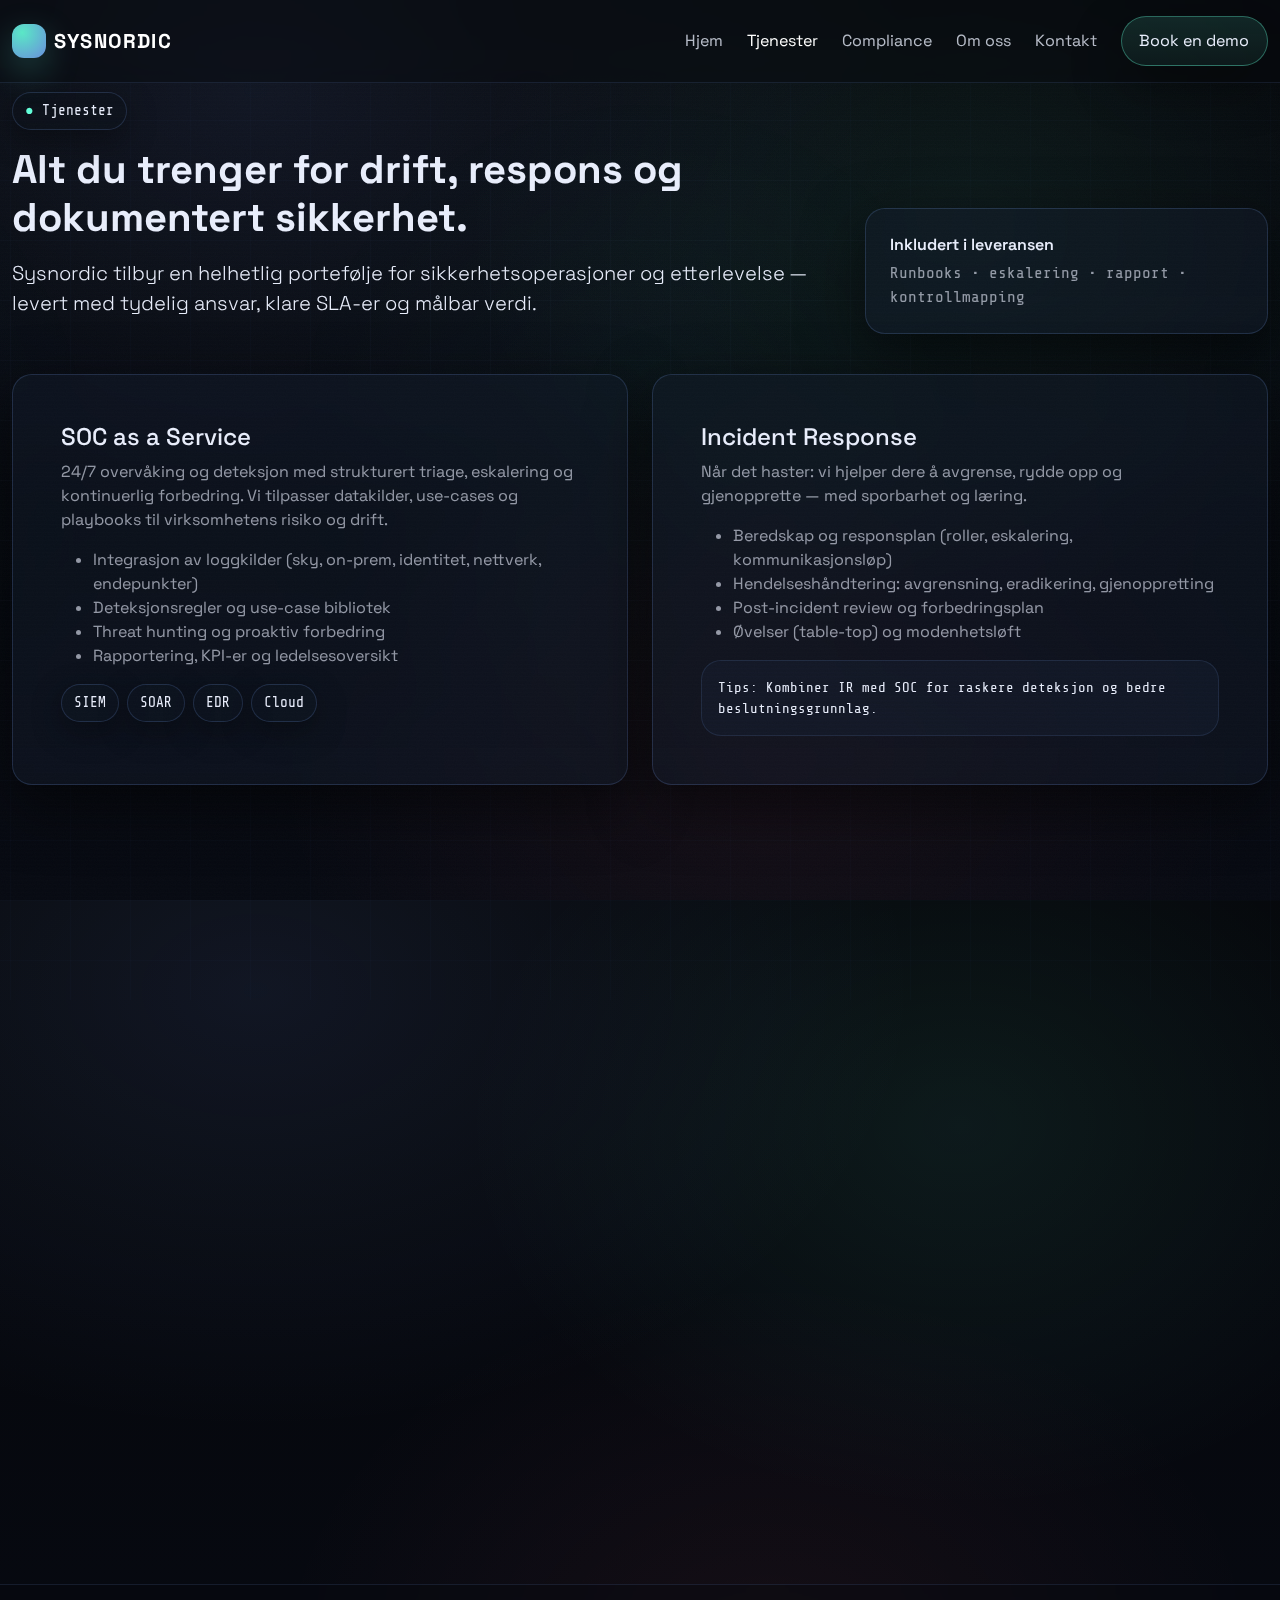
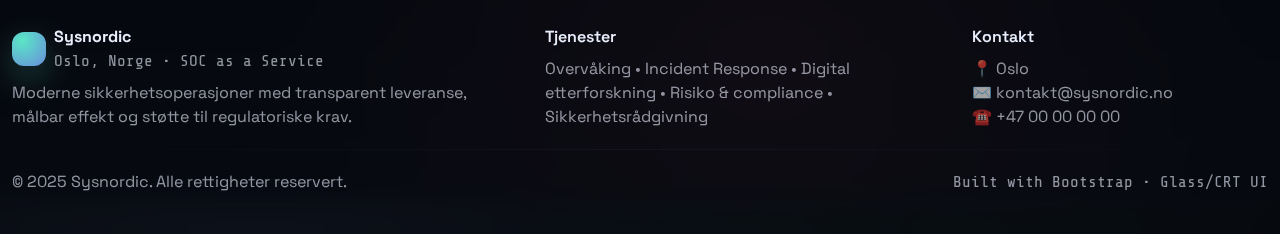
<file: tjenester.html>
<!doctype html>
<html lang="no">
<head>
  <meta charset="utf-8" />
  <meta name="viewport" content="width=device-width,initial-scale=1" />
  <meta name="theme-color" content="#05060a" />
  <title>Sysnordic — Tjenester</title>
  <meta name="description" content="Sysnordic leverer SOC as a Service: overvåking, incident response, digital etterforskning og compliance for norske virksomheter." />
  <link rel="preconnect" href="https://fonts.googleapis.com">
  <link rel="preconnect" href="https://fonts.gstatic.com" crossorigin>
  <link href="https://fonts.googleapis.com/css2?family=Share+Tech+Mono&family=Space+Grotesk:wght@400;500;600;700;800&family=Orbitron:wght@400;500;600;700;800;900&display=swap" rel="stylesheet">
  <link href="https://cdn.jsdelivr.net/npm/bootstrap@5.3.3/dist/css/bootstrap.min.css" rel="stylesheet">
  <link href="assets/css/styles.css" rel="stylesheet">
</head>
<body>
  <div id="bg-grid" aria-hidden="true"></div>
  <div class="crt-overlay" aria-hidden="true"></div>
  <div class="noise" aria-hidden="true"></div>

  <nav class="navbar navbar-expand-lg navbar-dark fixed-top">
    <div class="container-xxl py-2">
      <a class="navbar-brand d-flex align-items-center gap-2" href="index.html">
        <span class="brand-mark" aria-hidden="true"></span>
        <span>SYSNORDIC</span>
      </a>
      <button class="navbar-toggler" type="button" data-bs-toggle="collapse" data-bs-target="#navMain" aria-controls="navMain" aria-expanded="false" aria-label="Åpne meny">
        <span class="navbar-toggler-icon"></span>
      </button>
      <div class="collapse navbar-collapse" id="navMain">
        <ul class="navbar-nav ms-auto align-items-lg-center gap-lg-2">
          <li class="nav-item"><a class="nav-link " href="index.html">Hjem</a></li>
          <li class="nav-item"><a class="nav-link active" href="tjenester.html">Tjenester</a></li>
          <li class="nav-item"><a class="nav-link " href="compliance.html">Compliance</a></li>
          <li class="nav-item"><a class="nav-link " href="om-oss.html">Om oss</a></li>
          <li class="nav-item"><a class="nav-link " href="kontakt.html">Kontakt</a></li>
          <li class="nav-item ms-lg-2">
            <a class="btn btn-glow" href="kontakt.html#demo">Book en demo</a>
          </li>
        </ul>
      </div>
    </div>
  </nav>

  <main class="container-xxl" style="position:relative; z-index:1;">
    
<section class="section">
  <div class="row g-4 align-items-end">
    <div class="col-lg-8 reveal">
      <div class="badge-pill mono mb-3"><span style="color:var(--accent)">●</span> Tjenester</div>
      <h1 class="display-6 fw-bold">Alt du trenger for drift, respons og dokumentert sikkerhet.</h1>
      <p class="lead mt-3">
        Sysnordic tilbyr en helhetlig portefølje for sikkerhetsoperasjoner og etterlevelse — levert med tydelig ansvar,
        klare SLA-er og målbar verdi.
      </p>
    </div>
    <div class="col-lg-4 reveal">
      <div class="glass p-3 p-lg-4">
        <div class="fw-semibold">Inkludert i leveransen</div>
        <div class="small-muted mono mt-1">Runbooks • eskalering • rapport • kontrollmapping</div>
      </div>
    </div>
  </div>

  <div class="row g-4 mt-3">
    <div class="col-lg-6 reveal" id="soc">
      <div class="glass p-4 p-lg-5 h-100">
        <h2 class="h4">SOC as a Service</h2>
        <p class="small-muted">
          24/7 overvåking og deteksjon med strukturert triage, eskalering og kontinuerlig forbedring.
          Vi tilpasser datakilder, use-cases og playbooks til virksomhetens risiko og drift.
        </p>
        <ul class="small-muted">
          <li>Integrasjon av loggkilder (sky, on-prem, identitet, nettverk, endepunkter)</li>
          <li>Deteksjonsregler og use-case bibliotek</li>
          <li>Threat hunting og proaktiv forbedring</li>
          <li>Rapportering, KPI-er og ledelsesoversikt</li>
        </ul>
        <div class="d-flex flex-wrap gap-2">
          <span class="badge-pill mono">SIEM</span>
          <span class="badge-pill mono">SOAR</span>
          <span class="badge-pill mono">EDR</span>
          <span class="badge-pill mono">Cloud</span>
        </div>
      </div>
    </div>

    <div class="col-lg-6 reveal" id="ir">
      <div class="glass p-4 p-lg-5 h-100">
        <h2 class="h4">Incident Response</h2>
        <p class="small-muted">
          Når det haster: vi hjelper dere å avgrense, rydde opp og gjenopprette — med sporbarhet og læring.
        </p>
        <ul class="small-muted">
          <li>Beredskap og responsplan (roller, eskalering, kommunikasjonsløp)</li>
          <li>Hendelseshåndtering: avgrensning, eradikering, gjenoppretting</li>
          <li>Post-incident review og forbedringsplan</li>
          <li>Øvelser (table-top) og modenhetsløft</li>
        </ul>
        <div class="glass-soft p-3 mt-3 mono small">
          Tips: Kombiner IR med SOC for raskere deteksjon og bedre beslutningsgrunnlag.
        </div>
      </div>
    </div>

    <div class="col-lg-6 reveal" id="forensics">
      <div class="glass p-4 p-lg-5 h-100">
        <h2 class="h4">Digital etterforskning (Forensics)</h2>
        <p class="small-muted">
          Strukturert innsamling og analyse for å forstå hva som skjedde — og dokumentere det som kan dokumenteres.
        </p>
        <ul class="small-muted">
          <li>Bevisinnsamling og sikring av beviskjede (chain of custody)</li>
          <li>Tidslinjer, artefaktanalyse og årsaksforståelse</li>
          <li>Støtte til intern/ekstern rapportering</li>
          <li>Råd om logging og sporbarhet for fremtidige hendelser</li>
        </ul>
      </div>
    </div>

    <div class="col-lg-6 reveal" id="styring">
      <div class="glass p-4 p-lg-5 h-100">
        <h2 class="h4">Rådgivning, styring og sikkerhetsprogram</h2>
        <p class="small-muted">
          Fra «krav på papir» til tiltak i drift: vi oversetter rammeverk til praktiske kontroller.
        </p>
        <ul class="small-muted">
          <li>Risikovurderinger og kontrollmapping</li>
          <li>Policy/standarder, prosedyrer og evidens</li>
          <li>Leverandør- og tredjepartsoppfølging</li>
          <li>Modenhetsmåling og prioriteringsplan</li>
        </ul>
        <div class="d-flex flex-wrap gap-2">
          <span class="badge-pill mono">NSM</span>
          <span class="badge-pill mono">NIS2</span>
          <span class="badge-pill mono">ISO/IEC 27001</span>
          <span class="badge-pill mono">Personvern (ved behov)</span>
        </div>
      </div>
    </div>
  </div>

  <section class="section-sm">
    <div class="glass p-4 p-lg-5 reveal">
      <div class="row g-4 align-items-center">
        <div class="col-lg-8">
          <h2 class="h4 mb-2">Pakker som passer modenhet</h2>
          <p class="small-muted mb-0">
            Start enkelt og bygg videre. Vi kan levere som fast tjeneste, prosjekt, eller kombinasjon.
          </p>
        </div>
        <div class="col-lg-4 d-flex justify-content-lg-end gap-2 flex-wrap">
          <a class="btn btn-glow" href="kontakt.html#demo">Få et forslag</a>
          <a class="btn btn-outline-ice" href="compliance.html">Se rammeverk</a>
        </div>
      </div>
    </div>
  </section>
</section>

  </main>

  <footer class="footer mt-5">
    <div class="container-xxl">
      <div class="row g-4 align-items-start">
        <div class="col-lg-5">
          <div class="d-flex align-items-center gap-2 mb-2">
            <span class="brand-mark" aria-hidden="true"></span>
            <div>
              <div class="fw-bold">Sysnordic</div>
              <div class="small-muted mono">Oslo, Norge • SOC as a Service</div>
            </div>
          </div>
          <p class="small-muted mb-0">
            Moderne sikkerhetsoperasjoner med transparent leveranse, målbar effekt og støtte til regulatoriske krav.
          </p>
        </div>
        <div class="col-lg-4">
          <div class="fw-semibold mb-2">Tjenester</div>
          <div class="small-muted">
            Overvåking • Incident Response • Digital etterforskning • Risiko & compliance • Sikkerhetsrådgivning
          </div>
        </div>
        <div class="col-lg-3">
          <div class="fw-semibold mb-2">Kontakt</div>
          <div class="small-muted">
            <div>📍 Oslo</div>
            <div>✉️ kontakt@sysnordic.no</div>
            <div>☎️ +47 00 00 00 00</div>
          </div>
        </div>
      </div>
      <hr class="hr-soft">
      <div class="d-flex flex-wrap justify-content-between gap-2 small-muted">
        <div>© 2025 Sysnordic. Alle rettigheter reservert.</div>
        <div class="mono">Built with Bootstrap • Glass/CRT UI</div>
      </div>
    </div>
  </footer>

  <script src="https://cdn.jsdelivr.net/npm/bootstrap@5.3.3/dist/js/bootstrap.bundle.min.js"></script>
  <script src="assets/js/main.js"></script>
</body>
</html>
</file>
<file: assets/css/styles.css>
/* Sysnordic — Glass CRT Enterprise Theme
   No backend. Bootstrap 5 + modern minimal + subtle retro terminal vibe. */

:root{
  --bg0:#05060a;
  --bg1:#070a12;
  --fg:#e9eefc;
  --muted: rgba(233,238,252,.72);
  --glass: rgba(20, 28, 45, .42);
  --glass2: rgba(20, 28, 45, .28);
  --stroke: rgba(130, 170, 255, .18);
  --accent:#64ffda;      /* mint */
  --accent2:#7aa7ff;     /* nordic blue */
  --danger:#ff5c7a;
  --shadow: 0 20px 60px rgba(0,0,0,.55);
  --radius: 20px;
}

/* CRT screen flicker animation */
@keyframes flicker {
  0%, 100% { opacity: 1; }
  50% { opacity: 0.98; }
  54% { opacity: 1; }
  55% { opacity: 0.97; }
  60% { opacity: 1; }
}

html,body{height:100%;}
body{
  background: radial-gradient(1200px 800px at 20% 10%, rgba(122,167,255,.10), transparent 55%),
              radial-gradient(900px 700px at 75% 25%, rgba(100,255,218,.08), transparent 55%),
              radial-gradient(900px 700px at 60% 85%, rgba(255,92,122,.06), transparent 55%),
              linear-gradient(180deg, var(--bg0), var(--bg1));
  color: var(--fg);
  font-family: "Space Grotesk", system-ui, -apple-system, Segoe UI, Roboto, Arial, sans-serif;
  overflow-x:hidden;
  animation: flicker 12s infinite;
}

::selection{ background: rgba(100,255,218,.22); color: var(--fg); }

a{ color: inherit; text-decoration: none; }
a:hover{ color: var(--accent); }

.mono{ font-family: "Share Tech Mono", ui-monospace, SFMono-Regular, Menlo, Monaco, Consolas, "Liberation Mono", monospace; }

/* Nothing-inspired font for headings and special elements */
.nothing-font, .display-5 { 
  font-family: "Orbitron", "Space Grotesk", system-ui, sans-serif; 
  font-weight: 700;
  letter-spacing: 0.02em;
}

/* Subtle scanlines + noise */
.crt-overlay{
  pointer-events:none;
  position:fixed;
  inset:0;
  z-index:999;
  background:
    repeating-linear-gradient(
      to bottom,
      rgba(255,255,255,.035),
      rgba(255,255,255,.035) 1px,
      rgba(0,0,0,.08) 2px,
      rgba(0,0,0,.08) 4px
    );
  mix-blend-mode: overlay;
  opacity:.3;
  animation: scanlines 8s linear infinite;
}

@keyframes scanlines {
  0% { transform: translateY(0); }
  100% { transform: translateY(4px); }
}

.noise{
  pointer-events:none;
  position:fixed;
  inset:0;
  z-index:998;
  background-image:url("data:image/svg+xml,%3Csvg xmlns='http://www.w3.org/2000/svg' width='220' height='220'%3E%3Cfilter id='n'%3E%3CfeTurbulence type='fractalNoise' baseFrequency='.9' numOctaves='3' stitchTiles='stitch'/%3E%3C/filter%3E%3Crect width='220' height='220' filter='url(%23n)' opacity='.18'/%3E%3C/svg%3E");
  opacity:.12;
  animation: noise 0.2s infinite;
}

@keyframes noise {
  0%, 100% { transform: translate(0, 0); }
  10% { transform: translate(-5%, -5%); }
  20% { transform: translate(-10%, 5%); }
  30% { transform: translate(5%, -10%); }
  40% { transform: translate(-5%, 15%); }
  50% { transform: translate(-10%, 5%); }
  60% { transform: translate(15%, 0); }
  70% { transform: translate(0, 10%); }
  80% { transform: translate(-15%, 0); }
  90% { transform: translate(10%, 5%); }
}

#bg-grid{
  position:fixed;
  inset:-100px;
  z-index:0;
  background:
    radial-gradient(circle at 50% 50%, rgba(100,255,218,.10), transparent 60%),
    linear-gradient(rgba(122,167,255,.06) 1px, transparent 1px),
    linear-gradient(90deg, rgba(122,167,255,.06) 1px, transparent 1px);
  background-size: 900px 900px, 60px 60px, 60px 60px;
  background-position: center, center, center;
  filter: blur(.2px);
  opacity:.35;
}

/* Layout helpers */
.container-xxl{ position:relative; z-index:1; }
.section{ padding: 92px 0; }
.section-sm{ padding: 64px 0; }

.badge-pill{
  display:inline-flex;
  align-items:center;
  gap:.55rem;
  padding:.45rem .75rem;
  border-radius: 999px;
  border: 1px solid var(--stroke);
  background: rgba(10, 14, 24, .35);
  backdrop-filter: blur(10px);
  box-shadow: 0 10px 30px rgba(0,0,0,.35);
  font-size: .9rem;
  transition: all 0.3s ease;
}

.badge-pill:hover{
  transform: translateY(-2px) scale(1.05);
  border-color: rgba(100,255,218,.4);
  box-shadow: 0 12px 40px rgba(100,255,218,.2), 0 0 20px rgba(100,255,218,.1);
}

.glass{
  background: var(--glass);
  border: 1px solid var(--stroke);
  border-radius: var(--radius);
  backdrop-filter: blur(16px);
  box-shadow: var(--shadow);
  transition: all 0.3s ease;
}

.glass:hover{
  border-color: rgba(130,170,255,.3);
  box-shadow: var(--shadow), 0 0 30px rgba(122,167,255,.15);
}

.glass-soft{
  background: var(--glass2);
  border: 1px solid rgba(130,170,255,.12);
  border-radius: var(--radius);
  backdrop-filter: blur(14px);
  transition: all 0.3s ease;
}

.glass-soft:hover{
  border-color: rgba(130,170,255,.22);
  background: rgba(20, 28, 45, .35);
}

.navbar{
  background: rgba(6, 8, 14, .45) !important;
  backdrop-filter: blur(14px);
  border-bottom: 1px solid rgba(130,170,255,.12);
  transition: all 0.3s ease;
}
.navbar .nav-link{ 
  color: rgba(233,238,252,.78); 
  transition: all 0.3s ease;
  position: relative;
}
.navbar .nav-link:after{
  content: '';
  position: absolute;
  bottom: -2px;
  left: 50%;
  width: 0;
  height: 2px;
  background: var(--accent);
  transition: all 0.3s ease;
  transform: translateX(-50%);
  box-shadow: 0 0 10px var(--accent);
}
.navbar .nav-link:hover:after, .navbar .nav-link:focus:after{
  width: 80%;
}
.navbar .nav-link:hover, .navbar .nav-link:focus{ 
  color: var(--accent); 
  transform: translateY(-1px);
}
.navbar-brand{
  letter-spacing: .06em;
  font-weight: 700;
}
.brand-mark{
  width: 34px; height: 34px;
  border-radius: 12px;
  background: radial-gradient(circle at 30% 25%, rgba(100,255,218,.9), rgba(122,167,255,.85));
  box-shadow: 0 12px 35px rgba(100,255,218,.25);
  display:inline-block;
  transition: all 0.4s ease;
  animation: pulse 3s ease-in-out infinite;
}

.brand-mark:hover{
  transform: rotate(180deg) scale(1.1);
  box-shadow: 0 15px 45px rgba(100,255,218,.4);
}

@keyframes pulse {
  0%, 100% { box-shadow: 0 12px 35px rgba(100,255,218,.25); }
  50% { box-shadow: 0 12px 35px rgba(100,255,218,.45), 0 0 30px rgba(100,255,218,.3); }
}

.btn-glow{
  border: 1px solid rgba(100,255,218,.35);
  background: linear-gradient(180deg, rgba(100,255,218,.12), rgba(100,255,218,.06));
  color: var(--fg);
  border-radius: 999px;
  padding: .75rem 1.1rem;
  box-shadow: 0 20px 50px rgba(0,0,0,.35);
  transition: all 0.3s ease;
  position: relative;
  overflow: hidden;
}

.btn-glow:before{
  content: '';
  position: absolute;
  top: 50%;
  left: 50%;
  width: 0;
  height: 0;
  border-radius: 50%;
  background: rgba(100,255,218,.2);
  transform: translate(-50%, -50%);
  transition: width 0.6s, height 0.6s;
}

.btn-glow:hover:before{
  width: 300px;
  height: 300px;
}

.btn-glow:hover{
  transform: translateY(-2px) scale(1.02);
  border-color: rgba(100,255,218,.6);
  background: linear-gradient(180deg, rgba(100,255,218,.22), rgba(100,255,218,.12));
  color: var(--fg);
  box-shadow: 0 25px 60px rgba(100,255,218,.3), 0 0 40px rgba(100,255,218,.2);
}

.btn-outline-ice{
  border: 1px solid rgba(122,167,255,.35);
  color: rgba(233,238,252,.88);
  border-radius: 999px;
  padding: .75rem 1.1rem;
  transition: all 0.3s ease;
  position: relative;
  overflow: hidden;
}

.btn-outline-ice:before{
  content: '';
  position: absolute;
  top: 50%;
  left: 50%;
  width: 0;
  height: 0;
  border-radius: 50%;
  background: rgba(122,167,255,.1);
  transform: translate(-50%, -50%);
  transition: width 0.6s, height 0.6s;
}

.btn-outline-ice:hover:before{
  width: 300px;
  height: 300px;
}

.btn-outline-ice:hover{
  border-color: rgba(122,167,255,.6);
  color: var(--fg);
  transform: translateY(-2px) scale(1.02);
  box-shadow: 0 20px 50px rgba(122,167,255,.2);
}

/* Hero */
.hero{
  padding-top: 110px;
  padding-bottom: 70px;
}
.hero h1{
  font-weight: 800;
  letter-spacing: -.02em;
  line-height: 1.02;
}
.hero .hero-title {
  letter-spacing: 0.01em;
}
.hero .lead{ color: var(--muted); }
.hero-cta{ display:flex; gap:.75rem; flex-wrap:wrap; }

.kpi{
  display:flex; align-items:flex-start; gap:.75rem;
  padding: 14px 16px;
  transition: all 0.3s ease;
}

.kpi:hover{
  transform: translateX(5px);
}

.kpi .dot{
  width:10px;height:10px;border-radius:999px;margin-top:.45rem;
  background: rgba(100,255,218,.95);
  box-shadow: 0 0 20px rgba(100,255,218,.55);
  animation: pulse-dot 2s ease-in-out infinite;
}

@keyframes pulse-dot {
  0%, 100% { 
    transform: scale(1);
    box-shadow: 0 0 20px rgba(100,255,218,.55);
  }
  50% { 
    transform: scale(1.2);
    box-shadow: 0 0 30px rgba(100,255,218,.8);
  }
}

.terminal{
  position:relative;
  overflow:hidden;
  border-radius: 18px;
  background: rgba(8, 10, 18, .65);
  border: 1px solid rgba(122,167,255,.22);
  transition: all 0.4s ease;
  box-shadow: 
    0 0 1px 1px rgba(100,255,218,.1),
    inset 0 0 80px rgba(0,0,0,.4),
    0 30px 60px rgba(0,0,0,.5);
  animation: terminalGlow 4s ease-in-out infinite;
}

/* Subtle glow pulse for terminal */
@keyframes terminalGlow {
  0%, 100% {
    box-shadow: 
      0 0 1px 1px rgba(100,255,218,.1),
      inset 0 0 80px rgba(0,0,0,.4),
      0 30px 60px rgba(0,0,0,.5);
  }
  50% {
    box-shadow: 
      0 0 2px 1px rgba(100,255,218,.15),
      inset 0 0 80px rgba(0,0,0,.4),
      0 30px 60px rgba(0,0,0,.5);
  }
}

.terminal:before{
  content: '';
  position: absolute;
  inset: 0;
  border-radius: 18px;
  background: radial-gradient(circle at 50% 50%, transparent 40%, rgba(8,10,18,.3) 100%);
  pointer-events: none;
  z-index: 1;
}

.terminal:hover{
  border-color: rgba(100,255,218,.4);
  box-shadow: 
    0 0 20px rgba(100,255,218,.3),
    inset 0 0 80px rgba(0,0,0,.4),
    0 30px 80px rgba(0,0,0,.6);
  transform: scale(1.01);
}
.terminal .bar{
  display:flex;
  align-items:center;
  gap:.4rem;
  padding: .75rem 1rem;
  border-bottom: 1px solid rgba(122,167,255,.16);
  background: rgba(10, 12, 20, .55);
}
.dot-red,.dot-yellow,.dot-green{
  width:10px;height:10px;border-radius:999px; display:inline-block;
}
.dot-red{ background:#ff5c7a; }
.dot-yellow{ background:#ffd66b; }
.dot-green{ background:#64ffda; }
.terminal pre{
  margin:0;
  padding: 1.05rem 1.1rem 1.2rem;
  font-size: .95rem;
  color: rgba(233,238,252,.88);
  white-space: pre-wrap;
  position: relative;
  z-index: 2;
  text-shadow: 
    0 0 5px rgba(100,255,218,.4),
    0 0 10px rgba(100,255,218,.2);
  /* Fixed height with auto-scroll to follow output like a real terminal */
  height: 320px;
  overflow-y: auto;
  /* Hide scrollbar while maintaining scroll functionality */
  scrollbar-width: none; /* Firefox */
  -ms-overflow-style: none; /* IE/Edge */
  /* Smooth scrolling for better UX */
  scroll-behavior: smooth;
}

/* Hide scrollbar for Chrome, Safari and Opera */
.terminal pre::-webkit-scrollbar {
  display: none;
}

/* Responsive terminal height for smaller screens (Bootstrap lg breakpoint) */
@media (max-width: 992px) {
  .terminal pre {
    height: 280px;
  }
}

/* Bootstrap sm breakpoint */
@media (max-width: 576px) {
  .terminal pre {
    height: 260px;
  }
}
.cursor{
  display:inline-block;
  width: 10px;
  height: 1.1em;
  background: rgba(100,255,218,.9);
  margin-left: 2px;
  transform: translateY(2px);
  animation: blink 1s steps(1,end) infinite;
  box-shadow: 0 0 10px rgba(100,255,218,.6);
}
@keyframes blink{ 
  50% { opacity: 0; } 
}

/* Terminal Emulator Styles */
.terminal_emulator__command {
  color: rgba(100,255,218,.95);
  margin-bottom: 0.3rem;
  text-shadow: 
    0 0 5px rgba(100,255,218,.4),
    0 0 10px rgba(100,255,218,.2);
  animation: fadeIn 0.2s ease-in;
}

.terminal_emulator__response {
  color: rgba(233,238,252,.75);
  margin-bottom: 0.25rem;
  padding-left: 0;
  animation: fadeIn 0.15s ease-in;
}

/* Subtle fade-in animation for terminal lines */
@keyframes fadeIn {
  from {
    opacity: 0;
    transform: translateY(-2px);
  }
  to {
    opacity: 1;
    transform: translateY(0);
  }
}

.terminal_emulator__field {
  display: inline-block;
  color: rgba(100,255,218,.95);
  min-height: 1.2em;
  text-shadow: 
    0 0 5px rgba(100,255,218,.4),
    0 0 10px rgba(100,255,218,.2);
}

/* Blinking cursor that shows during typing */
.terminal_emulator__field::after {
  content: '█';
  display: inline-block;
  margin-left: 2px;
  animation: cursor-blink 0.7s steps(1, end) infinite;
  color: rgba(100,255,218,.9);
  text-shadow: 
    0 0 8px rgba(100,255,218,.8),
    0 0 15px rgba(100,255,218,.5);
}

/* Pulsing cursor animation for CRT effect */
@keyframes cursor-blink {
  0%, 49% { opacity: 1; }
  50%, 100% { opacity: 0; }
}

.card-icon{
  width: 46px; height: 46px;
  border-radius: 16px;
  display:grid; place-items:center;
  background: radial-gradient(circle at 30% 25%, rgba(100,255,218,.18), rgba(122,167,255,.12));
  border: 1px solid rgba(130,170,255,.18);
  font-size: 1.5rem;
  transition: all 0.4s ease;
  animation: float 3s ease-in-out infinite;
}

.card-icon:hover{
  transform: scale(1.15) rotate(5deg);
  box-shadow: 0 10px 30px rgba(100,255,218,.3);
}

@keyframes float {
  0%, 100% { transform: translateY(0px); }
  50% { transform: translateY(-5px); }
}

.feature-card{
  padding: 22px;
  height: 100%;
  transition: all .3s ease;
}
.feature-card:hover{
  transform: translateY(-6px);
  border-color: rgba(100,255,218,.45);
  box-shadow: 
    0 20px 60px rgba(0,0,0,.6),
    0 0 40px rgba(100,255,218,.15);
}

.hr-soft{
  border: none;
  height: 1px;
  background: linear-gradient(90deg, transparent, rgba(130,170,255,.22), transparent);
  margin: 20px 0;
}

/* Timeline */
.timeline{
  position:relative;
  padding-left: 22px;
}
.timeline:before{
  content:"";
  position:absolute;
  left: 8px;
  top: 6px;
  bottom: 6px;
  width: 2px;
  background: linear-gradient(180deg, rgba(122,167,255,.35), rgba(100,255,218,.22), transparent);
}
.t-item{
  position:relative;
  padding: 6px 0 6px 14px;
}
.t-item:before{
  content:"";
  position:absolute;
  left: -1px;
  top: 13px;
  width: 10px;height:10px;border-radius:999px;
  background: rgba(100,255,218,.95);
  box-shadow: 0 0 22px rgba(100,255,218,.45);
}

/* Forms */
.form-control, .form-select{
  background: rgba(8, 10, 18, .55);
  border: 1px solid rgba(130,170,255,.22);
  color: rgba(233,238,252,.92);
  border-radius: 14px;
}
.form-control:focus, .form-select:focus{
  border-color: rgba(100,255,218,.45);
  box-shadow: 0 0 0 .2rem rgba(100,255,218,.12);
  background: rgba(8, 10, 18, .62);
  color: rgba(233,238,252,.96);
}
.form-control::placeholder{ color: rgba(233,238,252,.45); }

/* Reveal animations */
.reveal{
  opacity:0;
  transform: translateY(30px);
  transition: opacity .8s ease, transform .8s ease;
}
.reveal.show{
  opacity:1;
  transform:none;
}

/* Stagger animation delay for multiple reveals */
.reveal:nth-child(1) { transition-delay: 0.1s; }
.reveal:nth-child(2) { transition-delay: 0.2s; }
.reveal:nth-child(3) { transition-delay: 0.3s; }
.reveal:nth-child(4) { transition-delay: 0.4s; }
.reveal:nth-child(5) { transition-delay: 0.5s; }

/* Footer */
.footer{
  padding: 40px 0;
  border-top: 1px solid rgba(130,170,255,.12);
  background: rgba(6,8,14,.35);
  backdrop-filter: blur(14px);
}
.small-muted{ color: rgba(233,238,252,.62); }

/* Reduce motion */
@media (prefers-reduced-motion: reduce){
  .feature-card:hover{ transform:none; }
  .reveal{ opacity:1; transform:none; transition: none; }
  .cursor{ animation:none; opacity:1; }
  .brand-mark{ animation:none; }
  .kpi .dot{ animation:none; }
  .card-icon{ animation:none; }
  body{ animation:none; }
  .noise{ animation:none; }
  .crt-overlay{ animation:none; }
  .btn-glow:before, .btn-outline-ice:before{ display: none; }
}
</file>
